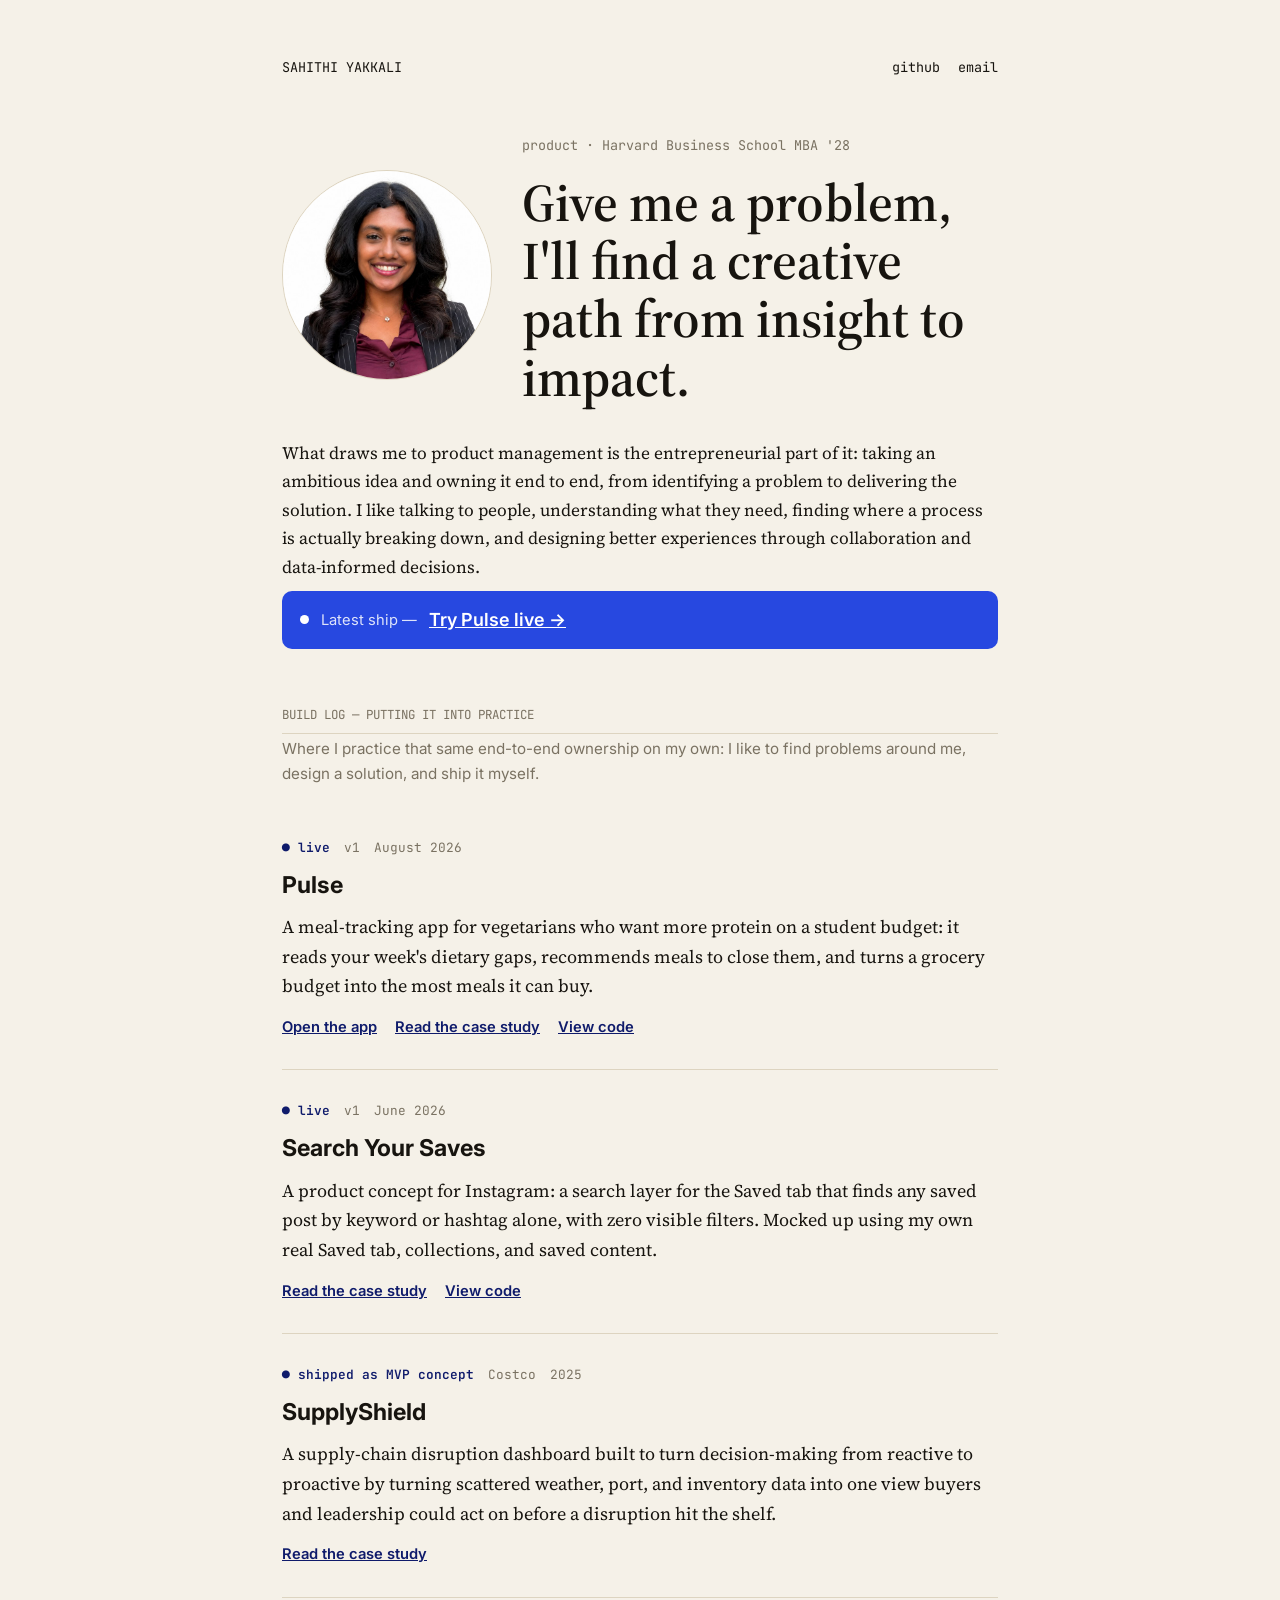
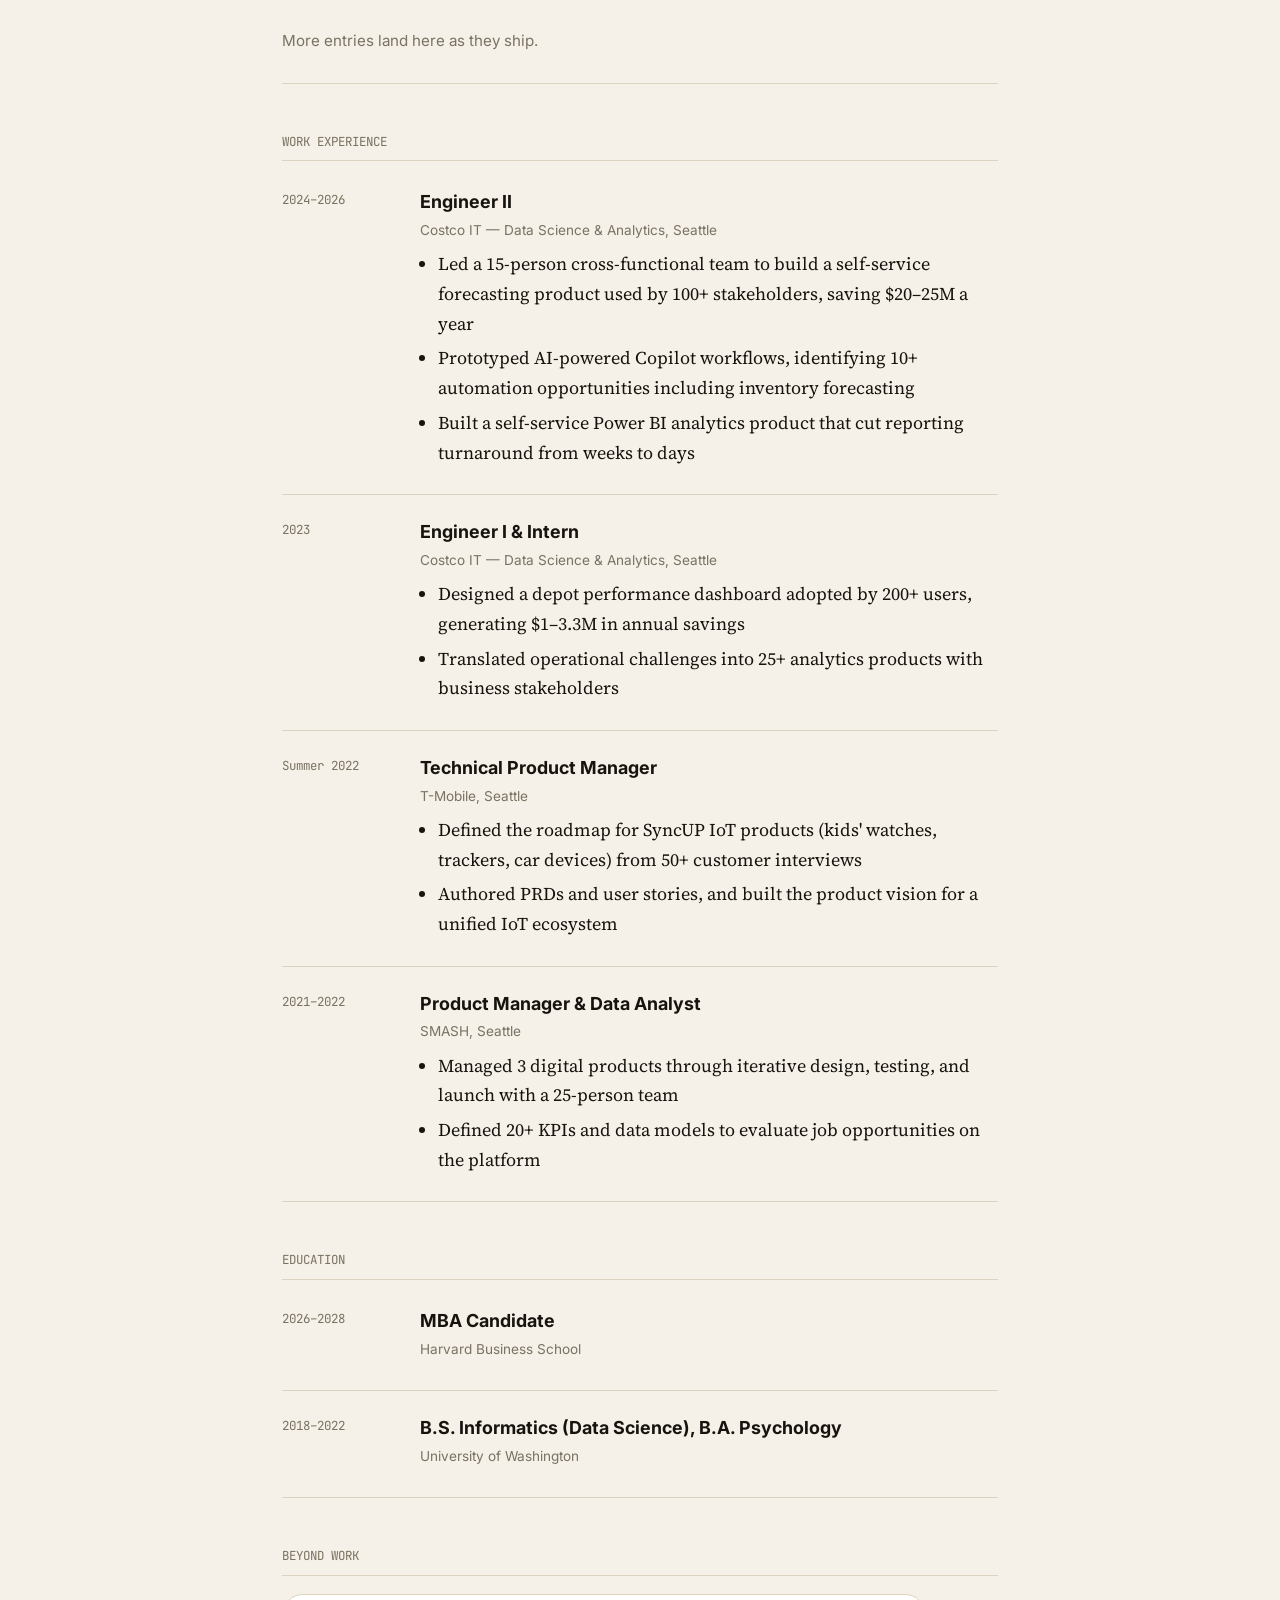
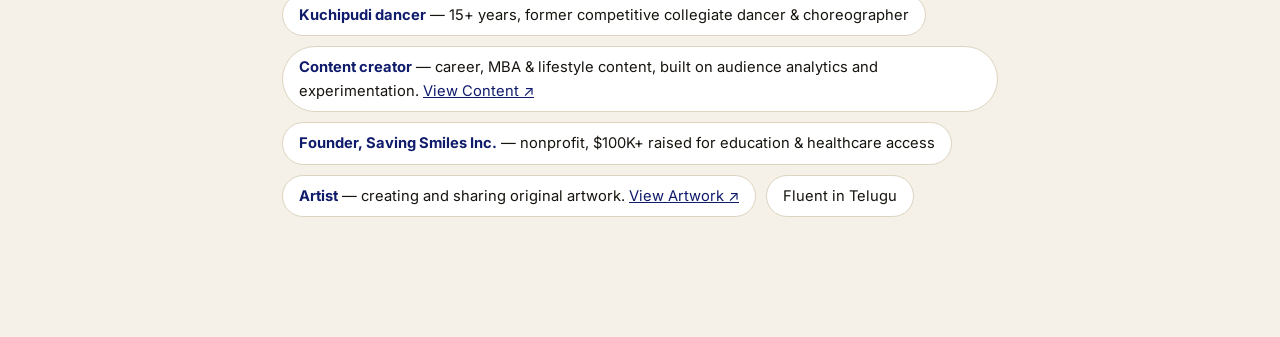
<file: index.html>
<!DOCTYPE html><html lang="en"><head><meta charset="utf-8">
<meta name="viewport" content="width=device-width, initial-scale=1">
<title>Sahithi Yakkali — Product</title>
<link rel="preconnect" href="https://fonts.googleapis.com"><link rel="preconnect" href="https://fonts.gstatic.com" crossorigin>
<link href="https://fonts.googleapis.com/css2?family=Source+Serif+4:wght@400;600&family=Inter:wght@400;600;700&family=JetBrains+Mono:wght@400;500&display=swap" rel="stylesheet">
<link rel="stylesheet" href="styles.css">
</head><body><div class="wrap">

<nav class="top"><span>SAHITHI YAKKALI</span><span><a href="https://github.com/sahithiyakkali" target="_blank">github</a><a href="mailto:syakkali@mba2028.hbs.edu">email</a></span></nav>

<div class="hero">
<img src="images/profile.jpg" alt="Sahithi Yakkali">
<div class="htext">
<p class="role">product · Harvard Business School MBA '28</p>
<h1>Give me a problem, I'll find a creative path from insight to impact.</h1>
</div>
</div>
<p class="bio">What draws me to product management is the entrepreneurial part of it: taking an ambitious idea and owning it end to end, from identifying a problem to delivering the solution. I like talking to people, understanding what they need, finding where a process is actually breaking down, and designing better experiences through collaboration and data-informed decisions.</p>

<div class="livebar"><span class="dot"></span><span class="d">Latest ship —</span> <a href="https://sahithiyakkali.github.io/Pulse/" target="_blank">Try Pulse live →</a></div>

<p class="loglabel">BUILD LOG — PUTTING IT INTO PRACTICE</p>
<p style="font-family:var(--sans);color:var(--mute);font-size:.95rem;margin:-2px 0 20px">Where I practice that same end-to-end ownership on my own: I like to find problems around me, design a solution, and ship it myself.</p>

<div class="entry">
  <div class="meta"><span class="status">● live</span><span>v1</span><span>August 2026</span></div>
  <h3>Pulse</h3>
  <p>A meal-tracking app for vegetarians who want more protein on a student budget: it reads your week's dietary gaps, recommends meals to close them, and turns a grocery budget into the most meals it can buy.</p>
  <div class="linkrow"><a href="https://sahithiyakkali.github.io/Pulse/" target="_blank">Open the app</a><a href="projects/pulse.html">Read the case study</a><a href="https://github.com/sahithiyakkali/Pulse" target="_blank">View code</a></div>
</div>

<div class="entry">
  <div class="meta"><span class="status">● live</span><span>v1</span><span>June 2026</span></div>
  <h3>Search Your Saves</h3>
  <p>A product concept for Instagram: a search layer for the Saved tab that finds any saved post by keyword or hashtag alone, with zero visible filters. Mocked up using my own real Saved tab, collections, and saved content.</p>
  <div class="linkrow"><a href="https://sahithiyakkali.github.io/SearchYourSaves/" target="_blank">Read the case study</a><a href="https://github.com/sahithiyakkali/searchable-saved" target="_blank">View code</a></div>
</div>
  
<div class="entry">
  <div class="meta"><span class="status">● shipped as MVP concept</span><span>Costco</span><span>2025</span></div>
  <h3>SupplyShield</h3>
  <p>A supply-chain disruption dashboard built to turn decision-making from reactive to proactive by turning scattered weather, port, and inventory data into one view buyers and leadership could act on before a disruption hit the shelf.</p>
  <div class="linkrow"><a href="projects/supplyshield.html">Read the case study</a></div>
</div>

<div class="stub">More entries land here as they ship.</div>

<p class="loglabel">WORK EXPERIENCE</p>

<div class="job">
  <div class="when">2024–2026</div>
  <div><h3>Engineer II</h3><div class="org">Costco IT — Data Science &amp; Analytics, Seattle</div>
  <ul>
    <li>Led a 15-person cross-functional team to build a self-service forecasting product used by 100+ stakeholders, saving $20–25M a year</li>
    <li>Prototyped AI-powered Copilot workflows, identifying 10+ automation opportunities including inventory forecasting</li>
    <li>Built a self-service Power BI analytics product that cut reporting turnaround from weeks to days</li>
  </ul></div>
</div>

<div class="job">
  <div class="when">2023</div>
  <div><h3>Engineer I &amp; Intern</h3><div class="org">Costco IT — Data Science &amp; Analytics, Seattle</div>
  <ul>
    <li>Designed a depot performance dashboard adopted by 200+ users, generating $1–3.3M in annual savings</li>
    <li>Translated operational challenges into 25+ analytics products with business stakeholders</li>
  </ul></div>
</div>

<div class="job">
  <div class="when">Summer 2022</div>
  <div><h3>Technical Product Manager</h3><div class="org">T-Mobile, Seattle</div>
  <ul>
    <li>Defined the roadmap for SyncUP IoT products (kids' watches, trackers, car devices) from 50+ customer interviews</li>
    <li>Authored PRDs and user stories, and built the product vision for a unified IoT ecosystem</li>
  </ul></div>
</div>

<div class="job">
  <div class="when">2021–2022</div>
  <div><h3>Product Manager &amp; Data Analyst</h3><div class="org">SMASH, Seattle</div>
  <ul>
    <li>Managed 3 digital products through iterative design, testing, and launch with a 25-person team</li>
    <li>Defined 20+ KPIs and data models to evaluate job opportunities on the platform</li>
  </ul></div>
</div>

<p class="loglabel">EDUCATION</p>
<div class="job">
  <div class="when">2026–2028</div>
  <div><h3>MBA Candidate</h3><div class="org">Harvard Business School</div></div>
</div>
<div class="job">
  <div class="when">2018–2022</div>
  <div><h3>B.S. Informatics (Data Science), B.A. Psychology</h3><div class="org">University of Washington</div></div>
</div>

<p class="loglabel">BEYOND WORK</p>
<div class="hobbies">
<span class="hob"><b>Kuchipudi dancer</b> — 15+ years, former competitive collegiate dancer &amp; choreographer</span>
<span class="hob">
  <b>Content creator</b> — career, MBA &amp; lifestyle content,
  built on audience analytics and experimentation.
  <a href="https://www.instagram.com/sahithiyakkali/"
     target="_blank"
     rel="noopener noreferrer">View Content ↗</a>
</span>
<span class="hob"><b>Founder, Saving Smiles Inc.</b> — nonprofit, $100K+ raised for education &amp; healthcare access</span>
<span class="hob">
  <b>Artist</b> — creating and sharing original artwork.
  <a href="https://www.instagram.com/sahithisart/"
     target="_blank"
     rel="noopener noreferrer">View Artwork ↗</a>
</span><span class="hob">Fluent in Telugu</span>
</div>

</div></body></html>
</file>
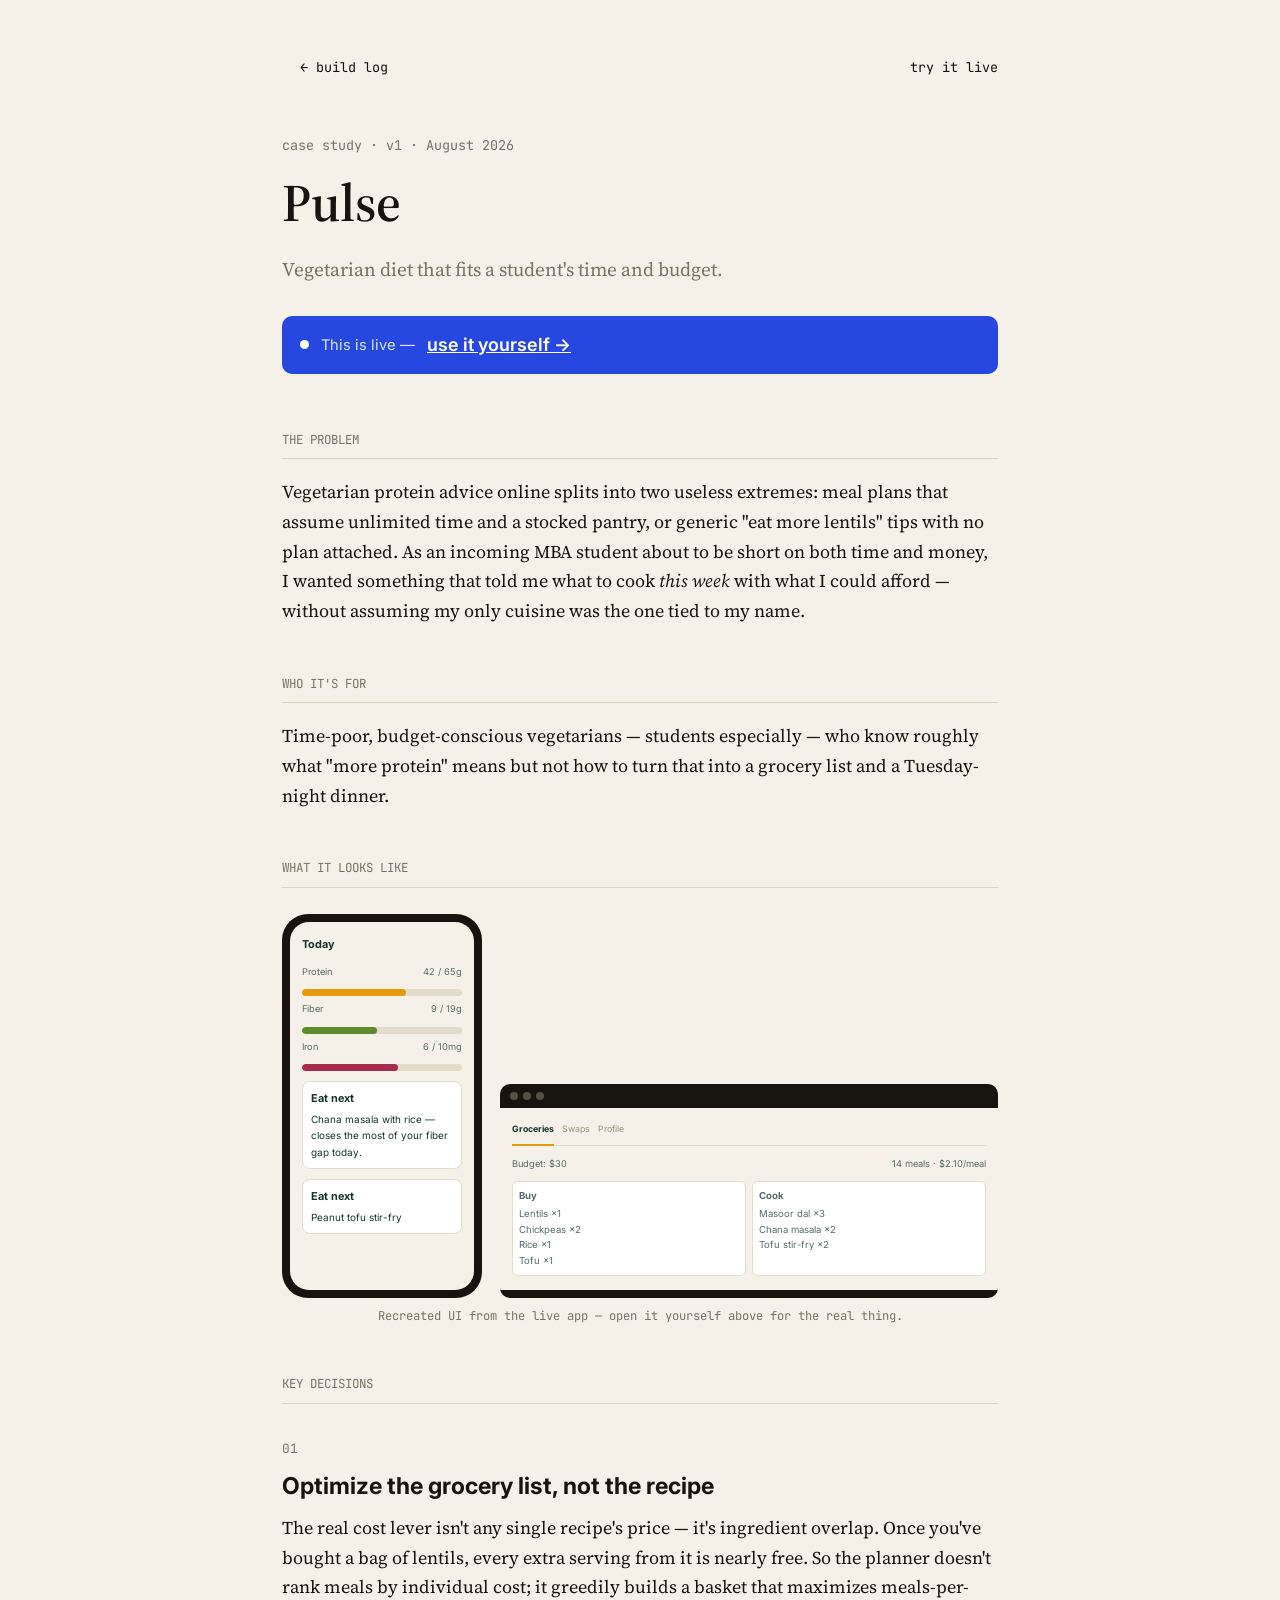
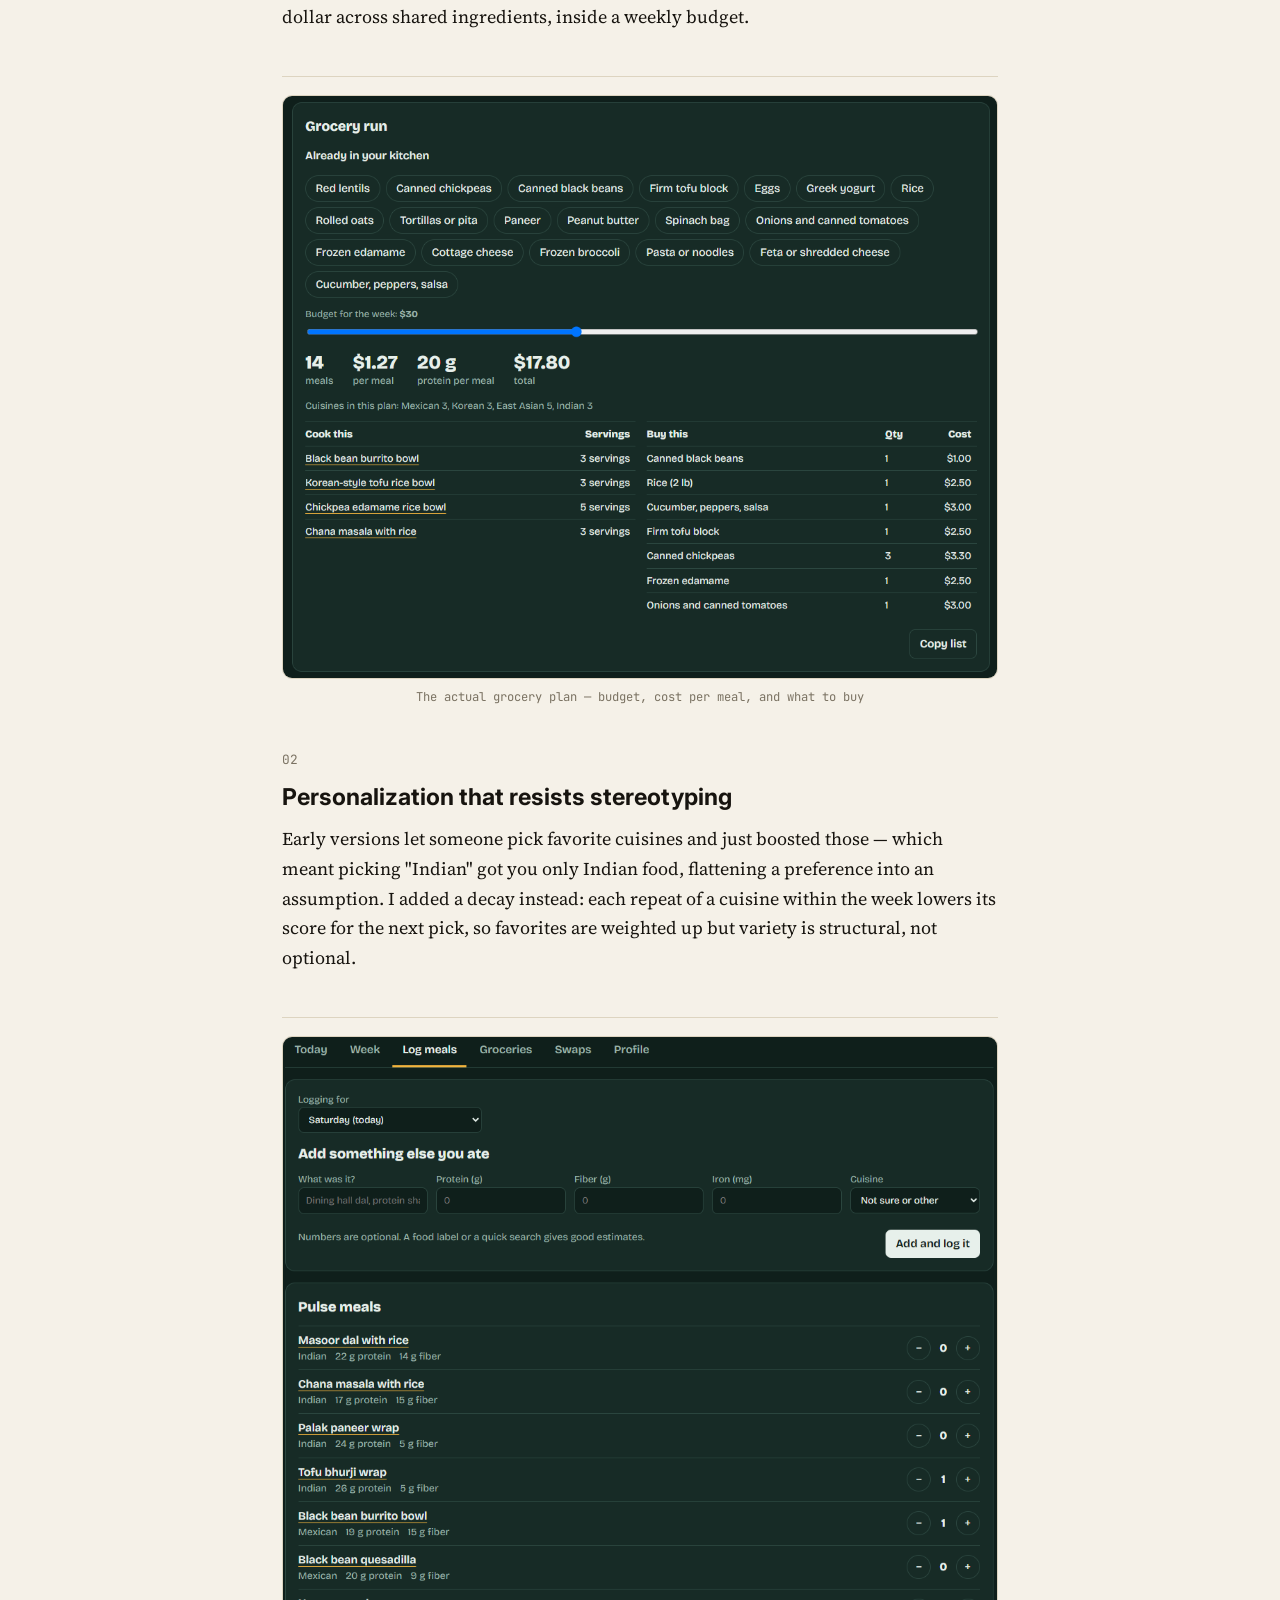
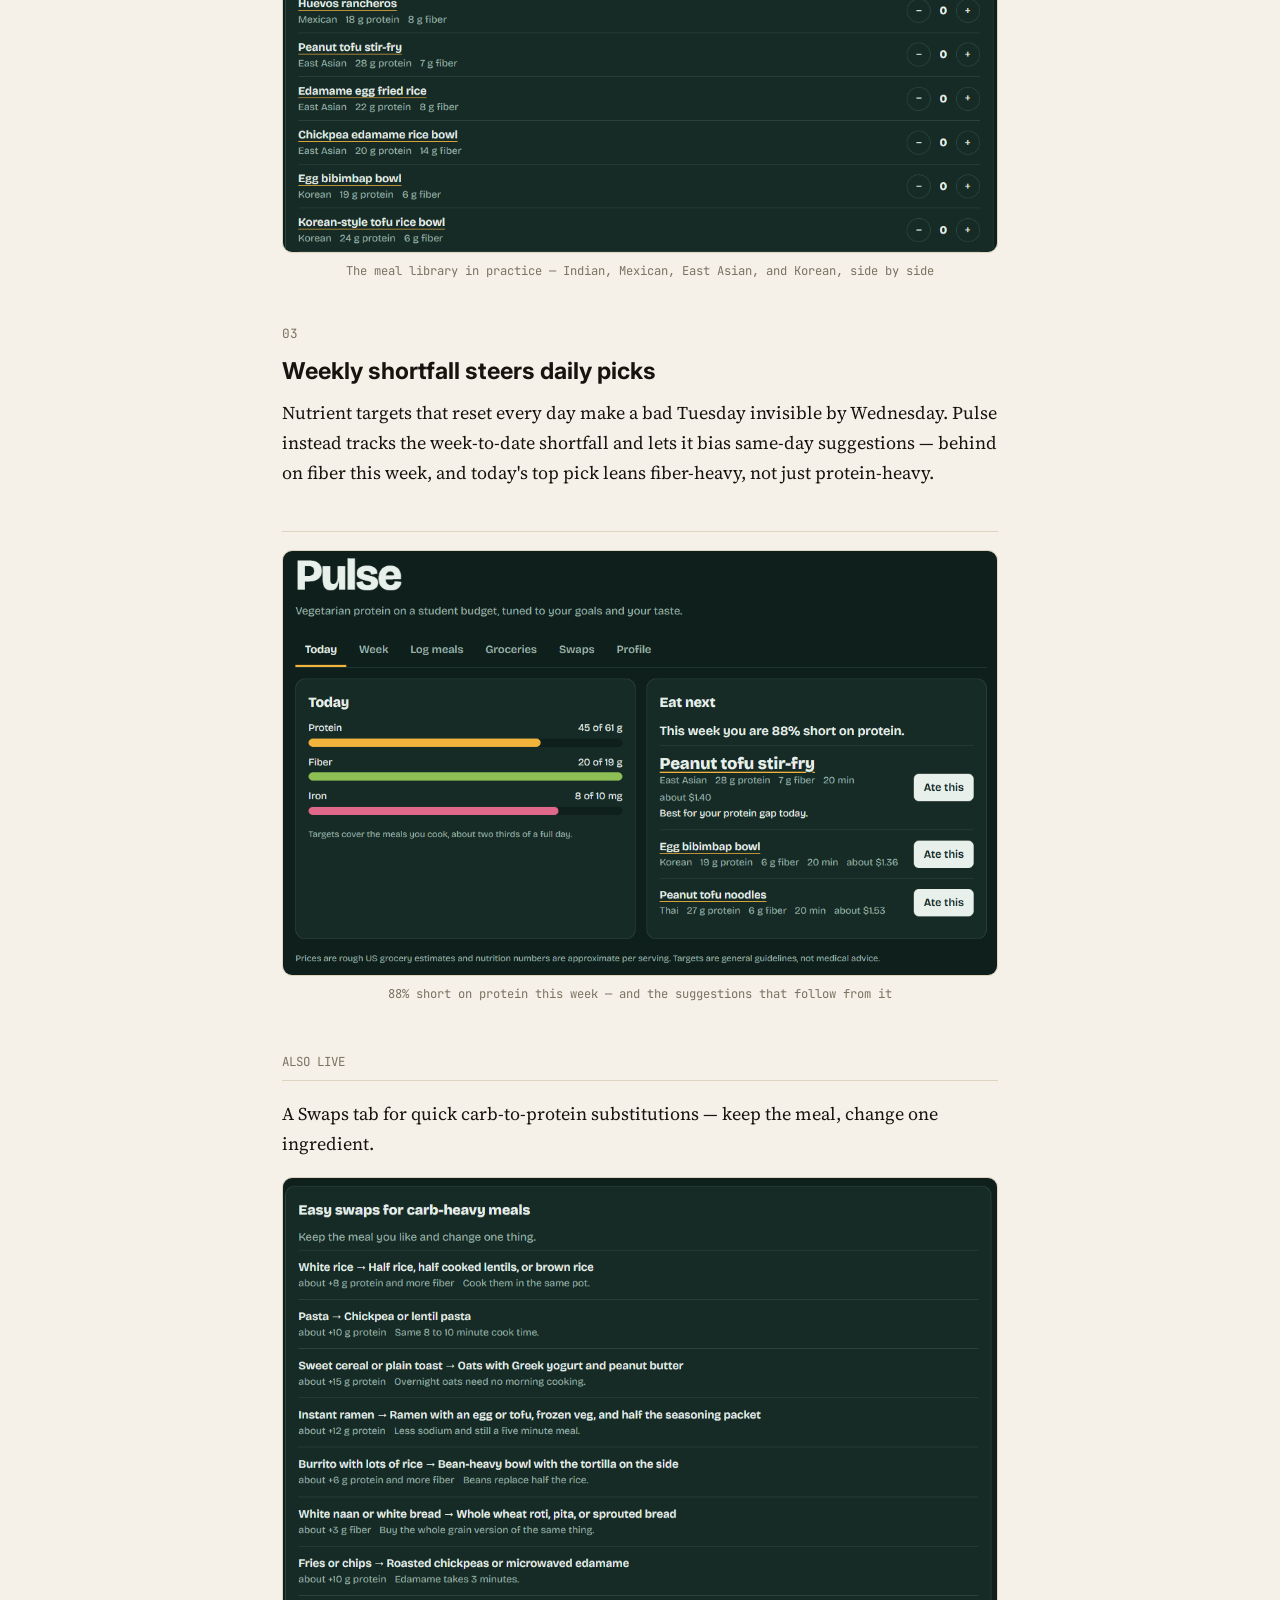
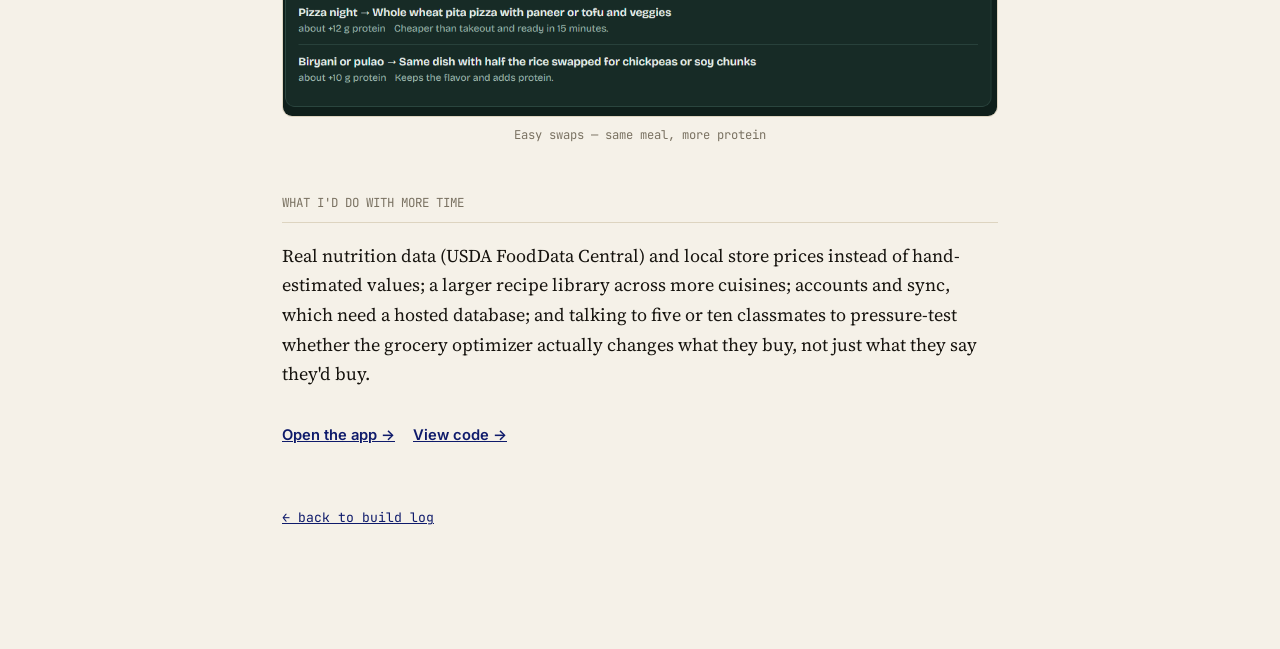
<file: projects/pulse.html>
<!DOCTYPE html><html lang="en"><head><meta charset="utf-8">
<meta name="viewport" content="width=device-width, initial-scale=1">
<title>Pulse: Case Study</title>
<link rel="preconnect" href="https://fonts.googleapis.com"><link rel="preconnect" href="https://fonts.gstatic.com" crossorigin>
<link href="https://fonts.googleapis.com/css2?family=Source+Serif+4:wght@400;600&family=Inter:wght@400;600;700&family=JetBrains+Mono:wght@400;500&display=swap" rel="stylesheet">
<link rel="stylesheet" href="../styles.css">
</head><body><div class="wrap">
<nav class="top"><a href="../index.html">← build log</a><span><a href="https://sahithiyakkali.github.io/Pulse/" target="_blank">try it live</a></span></nav>

<p class="role">case study · v1 · August 2026</p>
<h1>Pulse</h1>
<p class="lede">Vegetarian diet that fits a student's time and budget.</p>

<div class="livebar"><span class="dot"></span><span class="d">This is live —</span> <a href="https://sahithiyakkali.github.io/Pulse/" target="_blank">use it yourself →</a></div>

<p class="loglabel">THE PROBLEM</p>
<p>Vegetarian protein advice online splits into two useless extremes: meal plans that assume unlimited time and a stocked pantry, or generic "eat more lentils" tips with no plan attached. As an incoming MBA student about to be short on both time and money, I wanted something that told me what to cook <em>this week</em> with what I could afford — without assuming my only cuisine was the one tied to my name.</p>

<p class="loglabel">WHO IT'S FOR</p>
<p>Time-poor, budget-conscious vegetarians — students especially — who know roughly what "more protein" means but not how to turn that into a grocery list and a Tuesday-night dinner.</p>

<p class="loglabel">WHAT IT LOOKS LIKE</p>
<div class="shots">
<div class="phone"><div class="scr"><div class="mp">
<h4>Today</h4>
<div class="mprow"><span>Protein</span><span>42 / 65g</span></div><div class="mpbar"><i style="width:65%;background:#E59A0B"></i></div>
<div class="mprow"><span>Fiber</span><span>9 / 19g</span></div><div class="mpbar"><i style="width:47%;background:#5E8B2E"></i></div>
<div class="mprow"><span>Iron</span><span>6 / 10mg</span></div><div class="mpbar"><i style="width:60%;background:#A62B4E"></i></div>
<div class="mpcard"><b>Eat next</b>Chana masala with rice — closes the most of your fiber gap today.</div>
<div class="mpcard"><b>Eat next</b>Peanut tofu stir-fry</div>
</div></div></div>
<div class="browser"><div class="bar"><i></i><i></i><i></i></div><div class="scr"><div class="mp">
<div class="mptab"><b>Groceries</b><span>Swaps</span><span>Profile</span></div>
<div class="mprow"><span>Budget: $30</span><span>14 meals · $2.10/meal</span></div>
<div class="mpgrid">
<div><b style="display:block;margin-bottom:2px">Buy</b>Lentils ×1<br>Chickpeas ×2<br>Rice ×1<br>Tofu ×1</div>
<div><b style="display:block;margin-bottom:2px">Cook</b>Masoor dal ×3<br>Chana masala ×2<br>Tofu stir-fry ×2</div>
</div>
</div></div></div>
</div>
<p class="capcap">Recreated UI from the live app — open it yourself above for the real thing.</p>

<p class="loglabel">KEY DECISIONS</p>

<div class="entry"><div class="meta"><span>01</span></div>
<h3>Optimize the grocery list, not the recipe</h3>
<p>The real cost lever isn't any single recipe's price — it's ingredient overlap. Once you've bought a bag of lentils, every extra serving from it is nearly free. So the planner doesn't rank meals by individual cost; it greedily builds a basket that maximizes meals-per-dollar across shared ingredients, inside a weekly budget.</p></div>
<div class="frame"><img src="../images/pulsegroceryview.png" alt="Pulse Groceries tab with a budget slider, a 14-meal plan at $1.27 per meal, and a shopping list"></div>
<p class="capcap">The actual grocery plan — budget, cost per meal, and what to buy</p>

<div class="entry"><div class="meta"><span>02</span></div>
<h3>Personalization that resists stereotyping</h3>
<p>Early versions let someone pick favorite cuisines and just boosted those — which meant picking "Indian" got you only Indian food, flattening a preference into an assumption. I added a decay instead: each repeat of a cuisine within the week lowers its score for the next pick, so favorites are weighted up but variety is structural, not optional.</p></div>
<div class="frame"><img src="../images/pulselogmealsview.png" alt="Pulse Log meals tab showing meals spanning Indian, Mexican, East Asian and Korean cuisines"></div>
<p class="capcap">The meal library in practice — Indian, Mexican, East Asian, and Korean, side by side</p>

<div class="entry"><div class="meta"><span>03</span></div>
<h3>Weekly shortfall steers daily picks</h3>
<p>Nutrient targets that reset every day make a bad Tuesday invisible by Wednesday. Pulse instead tracks the week-to-date shortfall and lets it bias same-day suggestions — behind on fiber this week, and today's top pick leans fiber-heavy, not just protein-heavy.</p></div>
<div class="frame"><img src="../images/pulseregularview.png" alt="Pulse Today tab showing 88 percent short on protein this week and ranked meal suggestions to close the gap"></div>
<p class="capcap">88% short on protein this week — and the suggestions that follow from it</p>

<p class="loglabel">ALSO LIVE</p>
<p>A Swaps tab for quick carb-to-protein substitutions — keep the meal, change one ingredient.</p>
<div class="frame"><img src="../images/pulsehealthyswapsview.png" alt="Pulse Swaps tab listing easy substitutions for carb-heavy meals with their protein gain"></div>
<p class="capcap">Easy swaps — same meal, more protein</p>

<p class="loglabel">WHAT I'D DO WITH MORE TIME</p>
<p>Real nutrition data (USDA FoodData Central) and local store prices instead of hand-estimated values; a larger recipe library across more cuisines; accounts and sync, which need a hosted database; and talking to five or ten classmates to pressure-test whether the grocery optimizer actually changes what they buy, not just what they say they'd buy.</p>

<div class="linkrow" style="margin-top:34px"><a href="https://sahithiyakkali.github.io/Pulse/" target="_blank">Open the app →</a><a href="https://github.com/sahithiyakkali/Pulse" target="_blank">View code →</a></div>

<footer><a href="../index.html">← back to build log</a></footer>
</div></body></html>
</file>
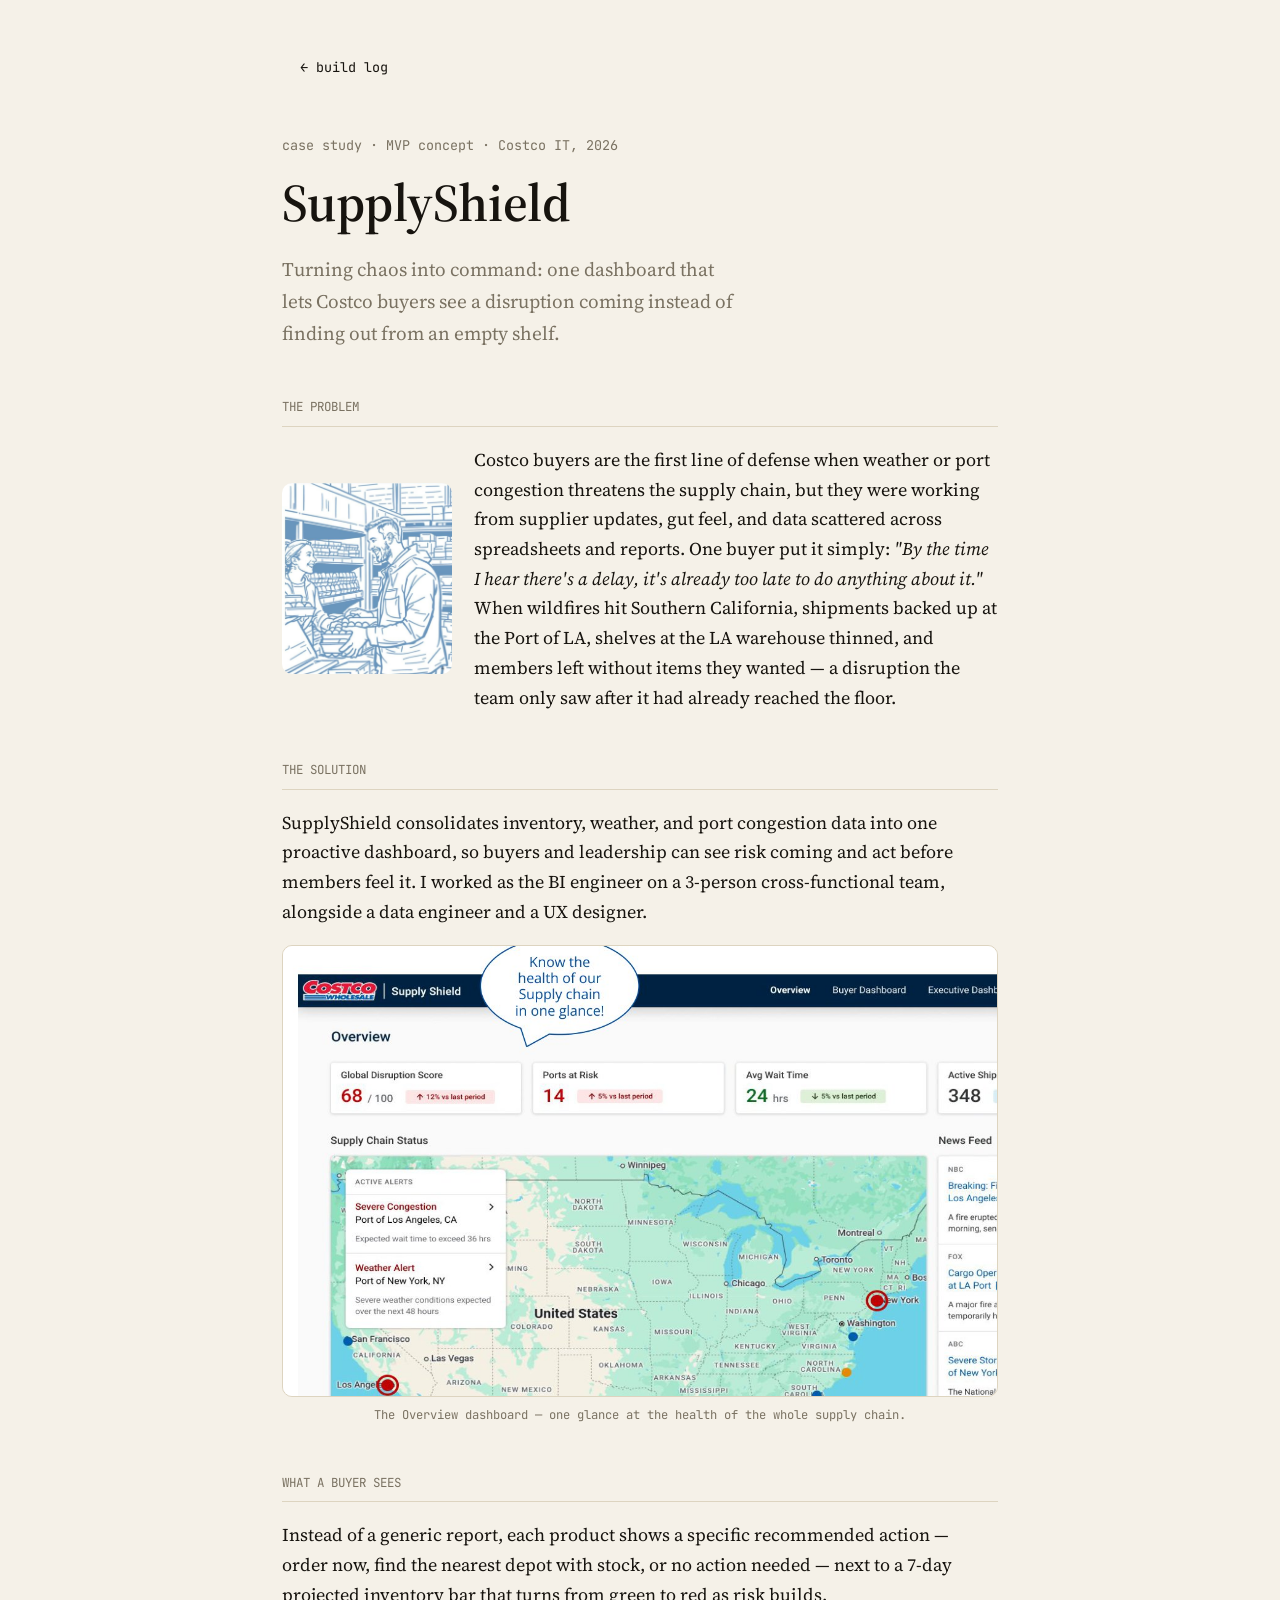
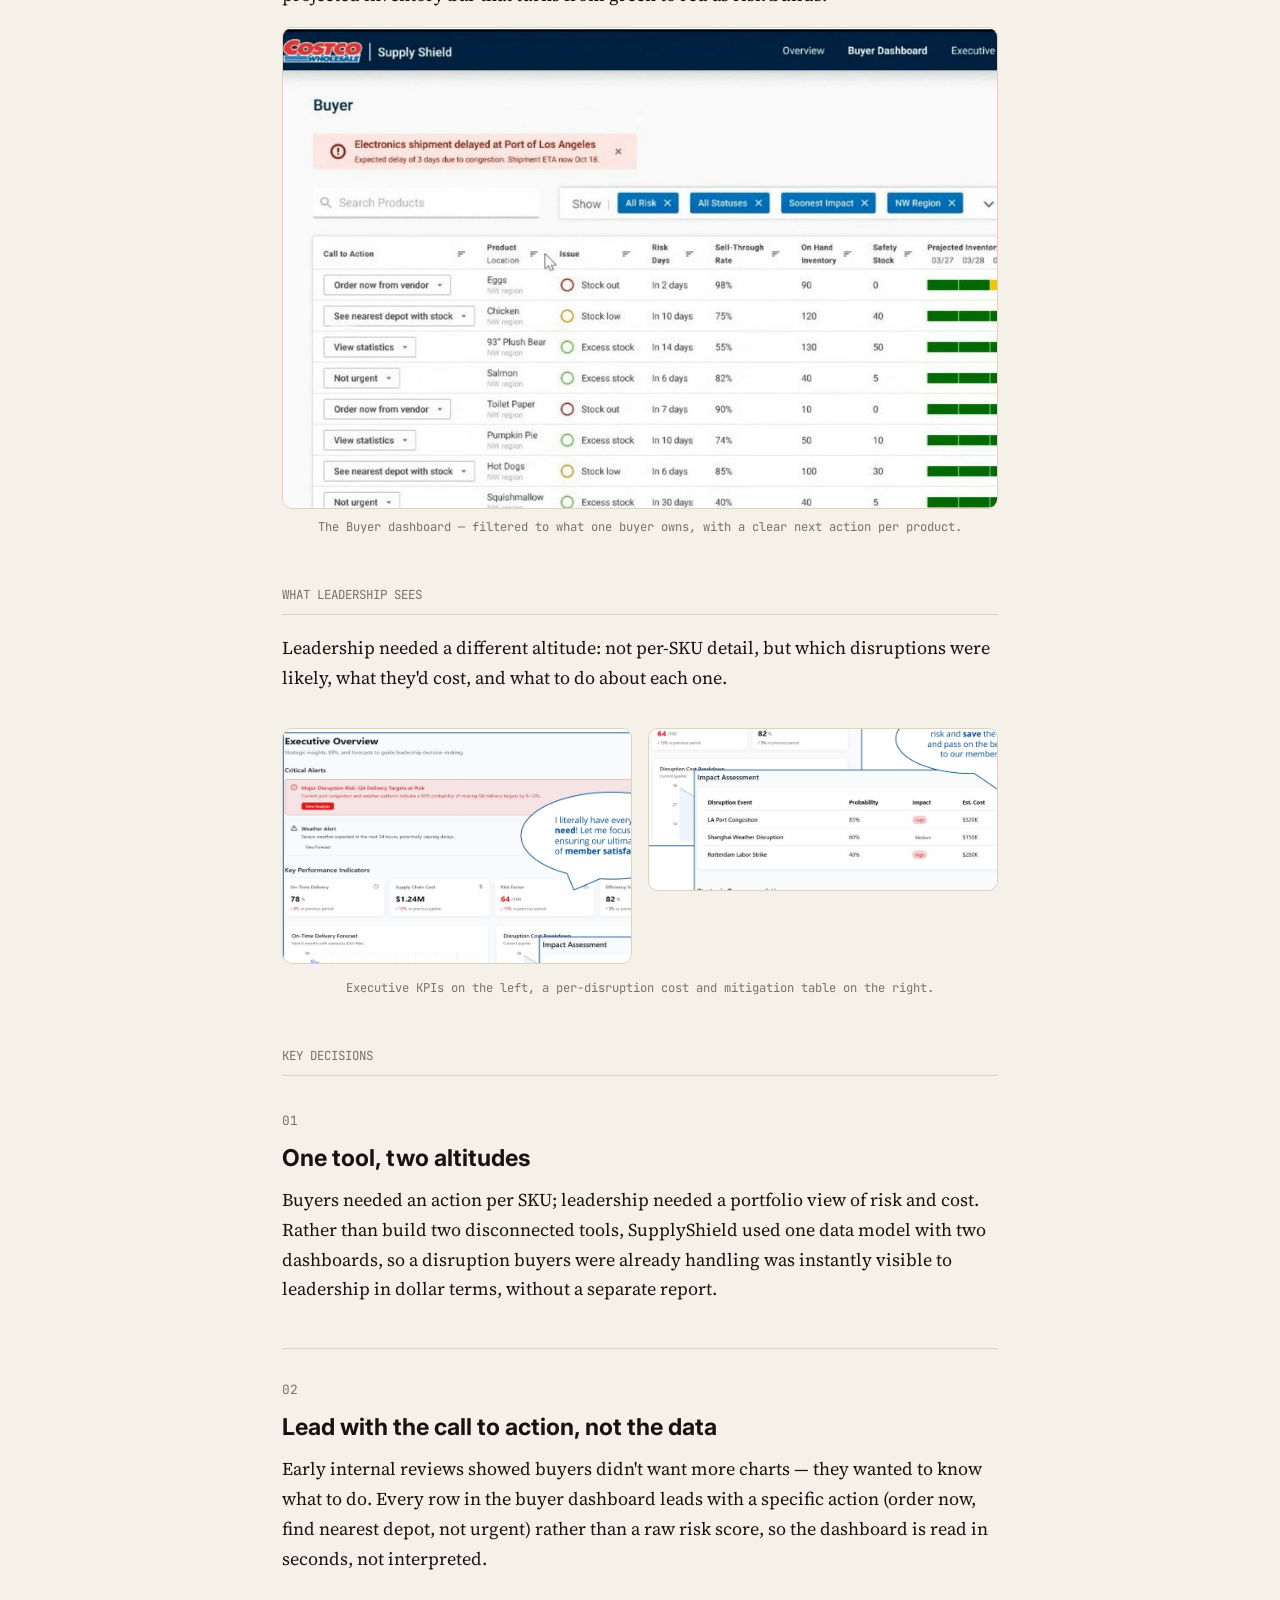
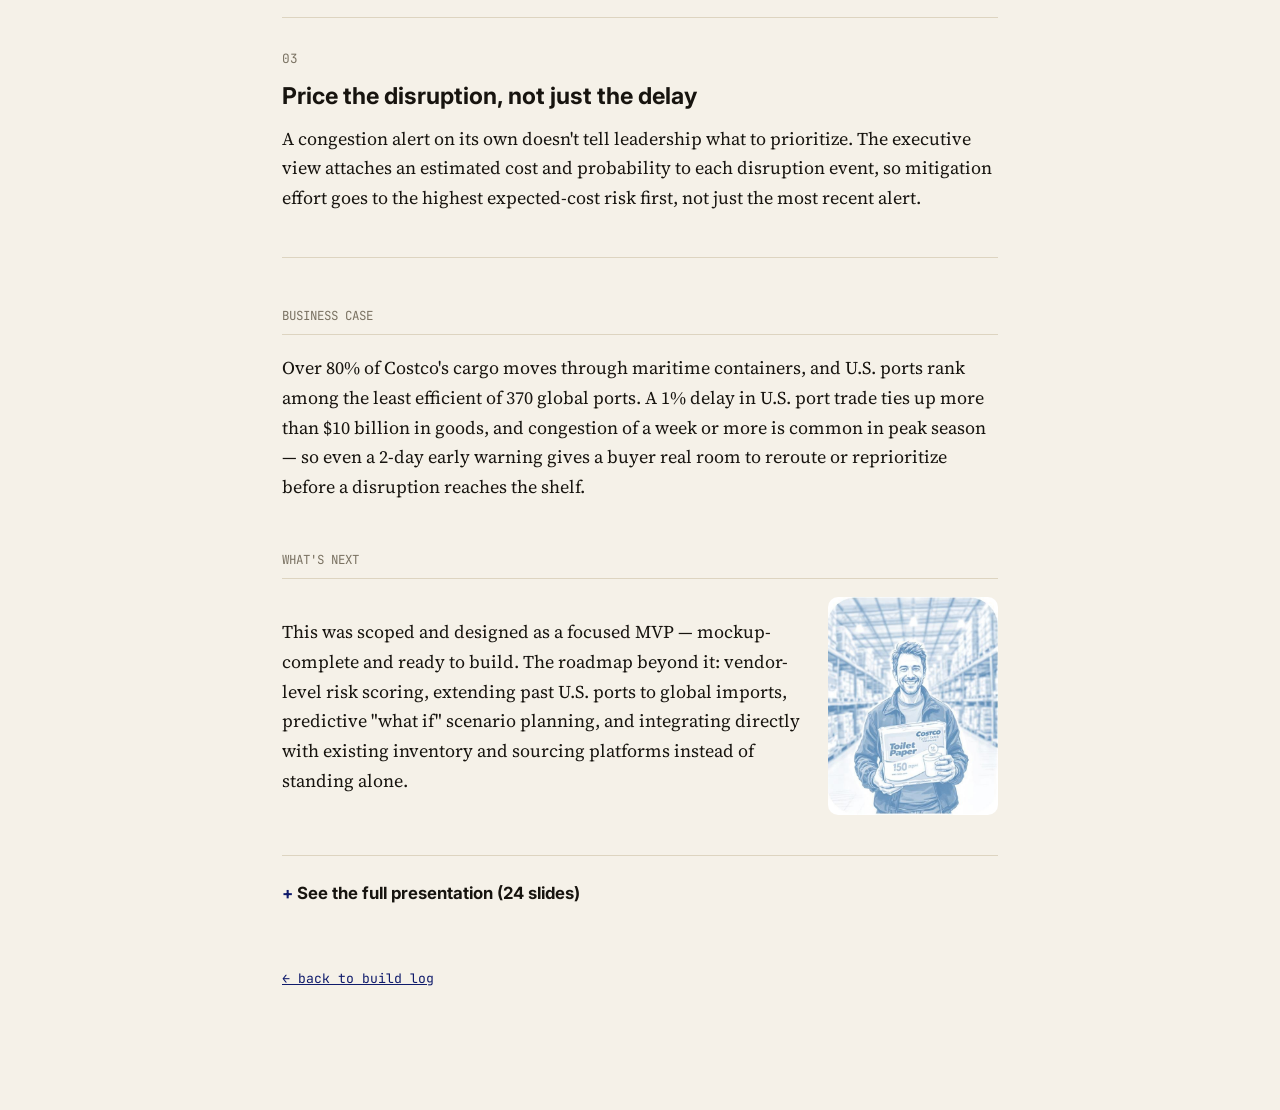
<file: projects/supplyshield.html>
<!DOCTYPE html><html lang="en"><head><meta charset="utf-8">
<meta name="viewport" content="width=device-width, initial-scale=1">
<title>SupplyShield — case study</title>
<link rel="preconnect" href="https://fonts.googleapis.com"><link rel="preconnect" href="https://fonts.gstatic.com" crossorigin>
<link href="https://fonts.googleapis.com/css2?family=Source+Serif+4:wght@400;600&family=Inter:wght@400;600;700&family=JetBrains+Mono:wght@400;500&display=swap" rel="stylesheet">
<link rel="stylesheet" href="../styles.css">
</head><body><div class="wrap">
<nav class="top"><a href="../index.html">← build log</a></nav>

<p class="role">case study · MVP concept · Costco IT, 2026</p>
<h1>SupplyShield</h1>
<p class="lede">Turning chaos into command: one dashboard that lets Costco buyers see a disruption coming instead of finding out from an empty shelf.</p>

<p class="loglabel">THE PROBLEM</p>
<div class="sketchrow"><img src="../images/sketch_buyer.jpg" alt="Sketch illustration of a Costco buyer checking inventory with a coworker in a warehouse aisle">
<p>Costco buyers are the first line of defense when weather or port congestion threatens the supply chain, but they were working from supplier updates, gut feel, and data scattered across spreadsheets and reports. One buyer put it simply: <em>"By the time I hear there's a delay, it's already too late to do anything about it."</em> When wildfires hit Southern California, shipments backed up at the Port of LA, shelves at the LA warehouse thinned, and members left without items they wanted — a disruption the team only saw after it had already reached the floor.</p></div>

<p class="loglabel">THE SOLUTION</p>
<p>SupplyShield consolidates inventory, weather, and port congestion data into one proactive dashboard, so buyers and leadership can see risk coming and act before members feel it. I worked as the BI engineer on a 3-person cross-functional team, alongside a data engineer and a UX designer.</p>

<div class="frame"><img src="../images/shot_overview.jpg" alt="SupplyShield overview dashboard showing a global disruption score, ports at risk, active shipments, a live map of alerts, and a news feed of port disruptions"></div>
<p class="capcap">The Overview dashboard — one glance at the health of the whole supply chain.</p>

<p class="loglabel">WHAT A BUYER SEES</p>
<p>Instead of a generic report, each product shows a specific recommended action — order now, find the nearest depot with stock, or no action needed — next to a 7-day projected inventory bar that turns from green to red as risk builds.</p>
<div class="frame"><img src="../images/shot_buyer.jpg" alt="SupplyShield buyer dashboard: a table of products with risk status, projected inventory bars, and a recommended call to action for each item"></div>
<p class="capcap">The Buyer dashboard — filtered to what one buyer owns, with a clear next action per product.</p>

<p class="loglabel">WHAT LEADERSHIP SEES</p>
<p>Leadership needed a different altitude: not per-SKU detail, but which disruptions were likely, what they'd cost, and what to do about each one.</p>
<div class="frame2">
<div><div class="frame"><img src="../images/shot_exec.jpg" alt="SupplyShield executive overview: on-time delivery, supply chain cost, risk factor, and efficiency score KPIs with a forecast chart"></div></div>
<div><div class="frame"><img src="../images/shot_impact.jpg" alt="SupplyShield impact assessment table showing disruption events, probability, cost estimate, timeframe, and mitigation actions"></div></div>
</div>
<p class="capcap">Executive KPIs on the left, a per-disruption cost and mitigation table on the right.</p>

<p class="loglabel">KEY DECISIONS</p>

<div class="entry"><div class="meta"><span>01</span></div>
<h3>One tool, two altitudes</h3>
<p>Buyers needed an action per SKU; leadership needed a portfolio view of risk and cost. Rather than build two disconnected tools, SupplyShield used one data model with two dashboards, so a disruption buyers were already handling was instantly visible to leadership in dollar terms, without a separate report.</p></div>

<div class="entry"><div class="meta"><span>02</span></div>
<h3>Lead with the call to action, not the data</h3>
<p>Early internal reviews showed buyers didn't want more charts — they wanted to know what to do. Every row in the buyer dashboard leads with a specific action (order now, find nearest depot, not urgent) rather than a raw risk score, so the dashboard is read in seconds, not interpreted.</p></div>

<div class="entry"><div class="meta"><span>03</span></div>
<h3>Price the disruption, not just the delay</h3>
<p>A congestion alert on its own doesn't tell leadership what to prioritize. The executive view attaches an estimated cost and probability to each disruption event, so mitigation effort goes to the highest expected-cost risk first, not just the most recent alert.</p></div>

<p class="loglabel">BUSINESS CASE</p>
<p>Over 80% of Costco's cargo moves through maritime containers, and U.S. ports rank among the least efficient of 370 global ports. A 1% delay in U.S. port trade ties up more than $10 billion in goods, and congestion of a week or more is common in peak season — so even a 2-day early warning gives a buyer real room to reroute or reprioritize before a disruption reaches the shelf.</p>

<p class="loglabel">WHAT'S NEXT</p>
<div class="sketchrow rev"><img src="../images/sketch_wrap.jpg" alt="Sketch illustration of a Costco employee smiling in a warehouse aisle holding a package of toilet paper">
<p>This was scoped and designed as a focused MVP — mockup-complete and ready to build. The roadmap beyond it: vendor-level risk scoring, extending past U.S. ports to global imports, predictive "what if" scenario planning, and integrating directly with existing inventory and sourcing platforms instead of standing alone.</p></div>

<details class="deepdive">
<summary>See the full presentation (24 slides)</summary>
<p class="sub">Every slide from the original deck I built this case study from, for anyone who wants the complete walkthrough — the empathy research, the before/after, the user journeys, and the rollout plan.</p>
<div class="deckgrid">
<div class="frame"><img src="../images/deck/s03.jpg" alt="SupplyShield presentation slide 3" loading="lazy"></div>
<div class="frame"><img src="../images/deck/s04.jpg" alt="SupplyShield presentation slide 4" loading="lazy"></div>
<div class="frame"><img src="../images/deck/s05.jpg" alt="SupplyShield presentation slide 5" loading="lazy"></div>
<div class="frame"><img src="../images/deck/s06.jpg" alt="SupplyShield presentation slide 6" loading="lazy"></div>
<div class="frame"><img src="../images/deck/s07.jpg" alt="SupplyShield presentation slide 7" loading="lazy"></div>
<div class="frame"><img src="../images/deck/s08.jpg" alt="SupplyShield presentation slide 8" loading="lazy"></div>
<div class="frame"><img src="../images/deck/s09.jpg" alt="SupplyShield presentation slide 9" loading="lazy"></div>
<div class="frame"><img src="../images/deck/s10.jpg" alt="SupplyShield presentation slide 10" loading="lazy"></div>
<div class="frame"><img src="../images/deck/s11.jpg" alt="SupplyShield presentation slide 11" loading="lazy"></div>
<div class="frame"><img src="../images/deck/s12.jpg" alt="SupplyShield presentation slide 12" loading="lazy"></div>
<div class="frame"><img src="../images/deck/s13.jpg" alt="SupplyShield presentation slide 13" loading="lazy"></div>
<div class="frame"><img src="../images/deck/s14.jpg" alt="SupplyShield presentation slide 14" loading="lazy"></div>
<div class="frame"><img src="../images/deck/s15.jpg" alt="SupplyShield presentation slide 15" loading="lazy"></div>
<div class="frame"><img src="../images/deck/s16.jpg" alt="SupplyShield presentation slide 16" loading="lazy"></div>
<div class="frame"><img src="../images/deck/s17.jpg" alt="SupplyShield presentation slide 17" loading="lazy"></div>
<div class="frame"><img src="../images/deck/s18.jpg" alt="SupplyShield presentation slide 18" loading="lazy"></div>
<div class="frame"><img src="../images/deck/s19.jpg" alt="SupplyShield presentation slide 19" loading="lazy"></div>
<div class="frame"><img src="../images/deck/s20.jpg" alt="SupplyShield presentation slide 20" loading="lazy"></div>
<div class="frame"><img src="../images/deck/s21.jpg" alt="SupplyShield presentation slide 21" loading="lazy"></div>
<div class="frame"><img src="../images/deck/s22.jpg" alt="SupplyShield presentation slide 22" loading="lazy"></div>
<div class="frame"><img src="../images/deck/s23.jpg" alt="SupplyShield presentation slide 23" loading="lazy"></div>
<div class="frame"><img src="../images/deck/s24.jpg" alt="SupplyShield presentation slide 24" loading="lazy"></div>
<div class="frame"><img src="../images/deck/s25.jpg" alt="SupplyShield presentation slide 25" loading="lazy"></div>
<div class="frame"><img src="../images/deck/s26.jpg" alt="SupplyShield presentation slide 26" loading="lazy"></div>
</div>
</details>

<footer><a href="../index.html">← back to build log</a></footer>
</div></body></html>
</file>
<file: styles.css>
:root{
  --paper:#F5F1E8; --ink:#17140F; --mute:#7A7262; --line:#DDD4C0;
  --cobalt:#2748E0; --cobalt-ink:#0F1B6B; --card:#FFFFFF;
  --mono:'JetBrains Mono',monospace; --serif:'Source Serif 4',Georgia,serif; --sans:'Inter',system-ui,sans-serif;
}
*{box-sizing:border-box}
body{margin:0;background:var(--paper);color:var(--ink);font:400 18px/1.65 var(--serif)}
a{color:var(--cobalt-ink)}
.wrap{max-width:760px;margin:0 auto;padding:56px 22px 120px}
nav.top{display:flex;justify-content:space-between;align-items:baseline;font-family:var(--mono);font-size:.84rem;margin-bottom:56px}
nav.top a{color:var(--ink);text-decoration:none;margin-left:18px}
nav.top a:hover{color:var(--cobalt)}
.role{font-family:var(--mono);font-size:.84rem;color:var(--mute);margin:0 0 18px}
h1{font-size:clamp(2.3rem,6vw,3.3rem);line-height:1.1;margin:0 0 22px;font-weight:600;max-width:20ch}
.lede{font-size:1.2rem;color:var(--mute);max-width:46ch;margin:0 0 30px}
.livebar{display:flex;align-items:center;gap:12px;background:var(--cobalt);color:#fff;border-radius:10px;padding:14px 18px;margin-bottom:56px;font-family:var(--sans)}
.livebar .dot{width:9px;height:9px;border-radius:50%;background:#fff;flex:none;animation:pulse 2s infinite}
@keyframes pulse{0%,100%{opacity:1}50%{opacity:.35}}
@media(prefers-reduced-motion:reduce){.livebar .dot{animation:none}}
.livebar a{color:#fff;font-weight:600;text-decoration:underline}
.livebar span.d{opacity:.85;font-size:.92rem}
.loglabel{font-family:var(--mono);font-size:.78rem;color:var(--mute);border-bottom:1px solid var(--line);padding-bottom:8px;margin:48px 0 4px}
.loglabel:first-child{margin-top:0}
.entry{border-bottom:1px solid var(--line);padding:30px 0}
.entry:last-child{border-bottom:0}
.entry .meta{font-family:var(--mono);font-size:.8rem;color:var(--mute);display:flex;gap:14px;flex-wrap:wrap;margin-bottom:8px}
.entry .status{color:var(--cobalt-ink);font-weight:600}
.entry h3{font-family:var(--sans);font-size:1.45rem;font-weight:700;margin:0 0 8px}
.entry p{margin:0 0 14px;color:var(--ink)}
.linkrow{font-family:var(--sans);font-size:.92rem;display:flex;gap:18px;flex-wrap:wrap}
.linkrow a{font-weight:600}
.stub{border-bottom:1px solid var(--line);padding:30px 0;color:var(--mute);font-family:var(--sans);font-size:.95rem}
footer{font-family:var(--mono);font-size:.82rem;color:var(--mute);margin-top:60px}

/* hero */
.hero{display:flex;gap:30px;align-items:center;margin-bottom:8px}
.hero img{width:210px;height:210px;border-radius:50%;object-fit:cover;flex:none;border:1px solid var(--line)}
.hero .htext{flex:1;min-width:0}
.hero h1{margin-bottom:10px}
.bio{font-size:1.08rem;color:var(--ink);max-width:80ch;margin:22px 0 10px}

/* work experience, as a reverse-chrono rail */
.job{display:grid;grid-template-columns:120px 1fr;gap:18px;padding:22px 0;border-bottom:1px solid var(--line)}
.job:last-child{border-bottom:0}
.job .when{font-family:var(--mono);font-size:.78rem;color:var(--mute);padding-top:3px}
.job h3{font-family:var(--sans);font-size:1.12rem;font-weight:700;margin:0 0 2px}
.job .org{font-family:var(--sans);font-size:.85rem;color:var(--mute);margin-bottom:8px}
.job ul{margin:0;padding-left:18px}
.job li{margin-bottom:5px}
@media(max-width:560px){.job{grid-template-columns:1fr}.job .when{padding-top:0}}

/* hobbies */
.hobbies{display:flex;flex-wrap:wrap;gap:10px;margin:18px 0 0}
.hob{font-family:var(--sans);font-size:.92rem;border:1px solid var(--line);background:var(--card);border-radius:99px;padding:8px 16px}
.hob b{color:var(--cobalt-ink)}

/* device mockups */
.shots{display:flex;gap:18px;flex-wrap:wrap;align-items:flex-end;margin:26px 0 6px}
.phone{width:200px;background:var(--ink);border-radius:26px;padding:8px;flex:none}
.phone .scr{background:var(--paper);border-radius:19px;overflow:hidden;aspect-ratio:9/18}
.browser{flex:1;min-width:280px;background:var(--ink);border-radius:10px;padding:0 0 8px;overflow:hidden}
.browser .bar{display:flex;gap:5px;padding:8px 10px}
.browser .bar i{width:8px;height:8px;border-radius:50%;background:#55503f}
.browser .scr{background:var(--paper)}
.capcap{font-family:var(--mono);font-size:.76rem;color:var(--mute);text-align:center;margin-top:8px}

/* mini pulse ui */
.mp{font-family:var(--sans);padding:14px 12px;height:100%}
.mp h4{font-size:.68rem;text-transform:none;font-weight:700;margin:0 0 10px;color:#14332C}
.mpbar{height:7px;border-radius:4px;background:#E3DCCB;margin-bottom:5px;overflow:hidden}
.mpbar i{display:block;height:100%;border-radius:4px}
.mprow{display:flex;justify-content:space-between;font-size:.58rem;color:#566D63;margin-bottom:10px}
.mpcard{background:#fff;border:1px solid #E3DCCB;border-radius:8px;padding:8px;margin-top:10px;font-size:.62rem;color:#14332C}
.mpcard b{display:block;font-size:.68rem;margin-bottom:3px}
.mptab{display:flex;gap:8px;font-size:.55rem;color:#9a917c;border-bottom:1px solid #E3DCCB;padding-bottom:7px;margin-bottom:10px}
.mptab b{color:#14332C;border-bottom:2px solid #E59A0B;padding-bottom:7px;margin-bottom:-8px}
.mpgrid{display:grid;grid-template-columns:1fr 1fr;gap:6px;font-size:.6rem;color:#566D63}
.mpgrid div{background:#fff;border:1px solid #E3DCCB;border-radius:6px;padding:6px}

/* real screenshots, framed */
.frame{border:1px solid var(--line);border-radius:10px;overflow:hidden;margin:18px 0 6px;background:#fff}
.frame img{width:100%;display:block}
.frame2{display:grid;grid-template-columns:1fr 1fr;gap:16px;margin:18px 0 6px}
@media(max-width:620px){.frame2{grid-template-columns:1fr}}

/* role tag used in hero + job list */
.role-tag{display:inline-block;font-family:var(--mono);font-size:.74rem;background:var(--cobalt);color:#fff;border-radius:5px;padding:2px 8px;margin-right:6px}

/* sketch accents + deep-dive deck */
.sketchrow{display:flex;gap:22px;align-items:center;margin:18px 0 28px}
.sketchrow img{width:170px;border-radius:10px;flex:none}
.sketchrow p{margin:0;color:var(--ink)}
.sketchrow.rev{flex-direction:row-reverse}
@media(max-width:560px){.sketchrow{flex-direction:column}.sketchrow.rev{flex-direction:column}.sketchrow img{width:100%;max-width:260px}}
details.deepdive{margin-top:40px;border-top:1px solid var(--line);padding-top:24px}
details.deepdive summary{font-family:var(--sans);font-weight:700;cursor:pointer;font-size:1.05rem;list-style:none}
details.deepdive summary::-webkit-details-marker{display:none}
details.deepdive summary::before{content:"+ ";color:var(--cobalt-ink)}
details.deepdive[open] summary::before{content:"– "}
details.deepdive p.sub{font-family:var(--sans);color:var(--mute);font-size:.92rem;margin:8px 0 20px}
.deckgrid{display:grid;grid-template-columns:1fr;gap:14px}
.deckgrid .frame{margin:0}
</file>
